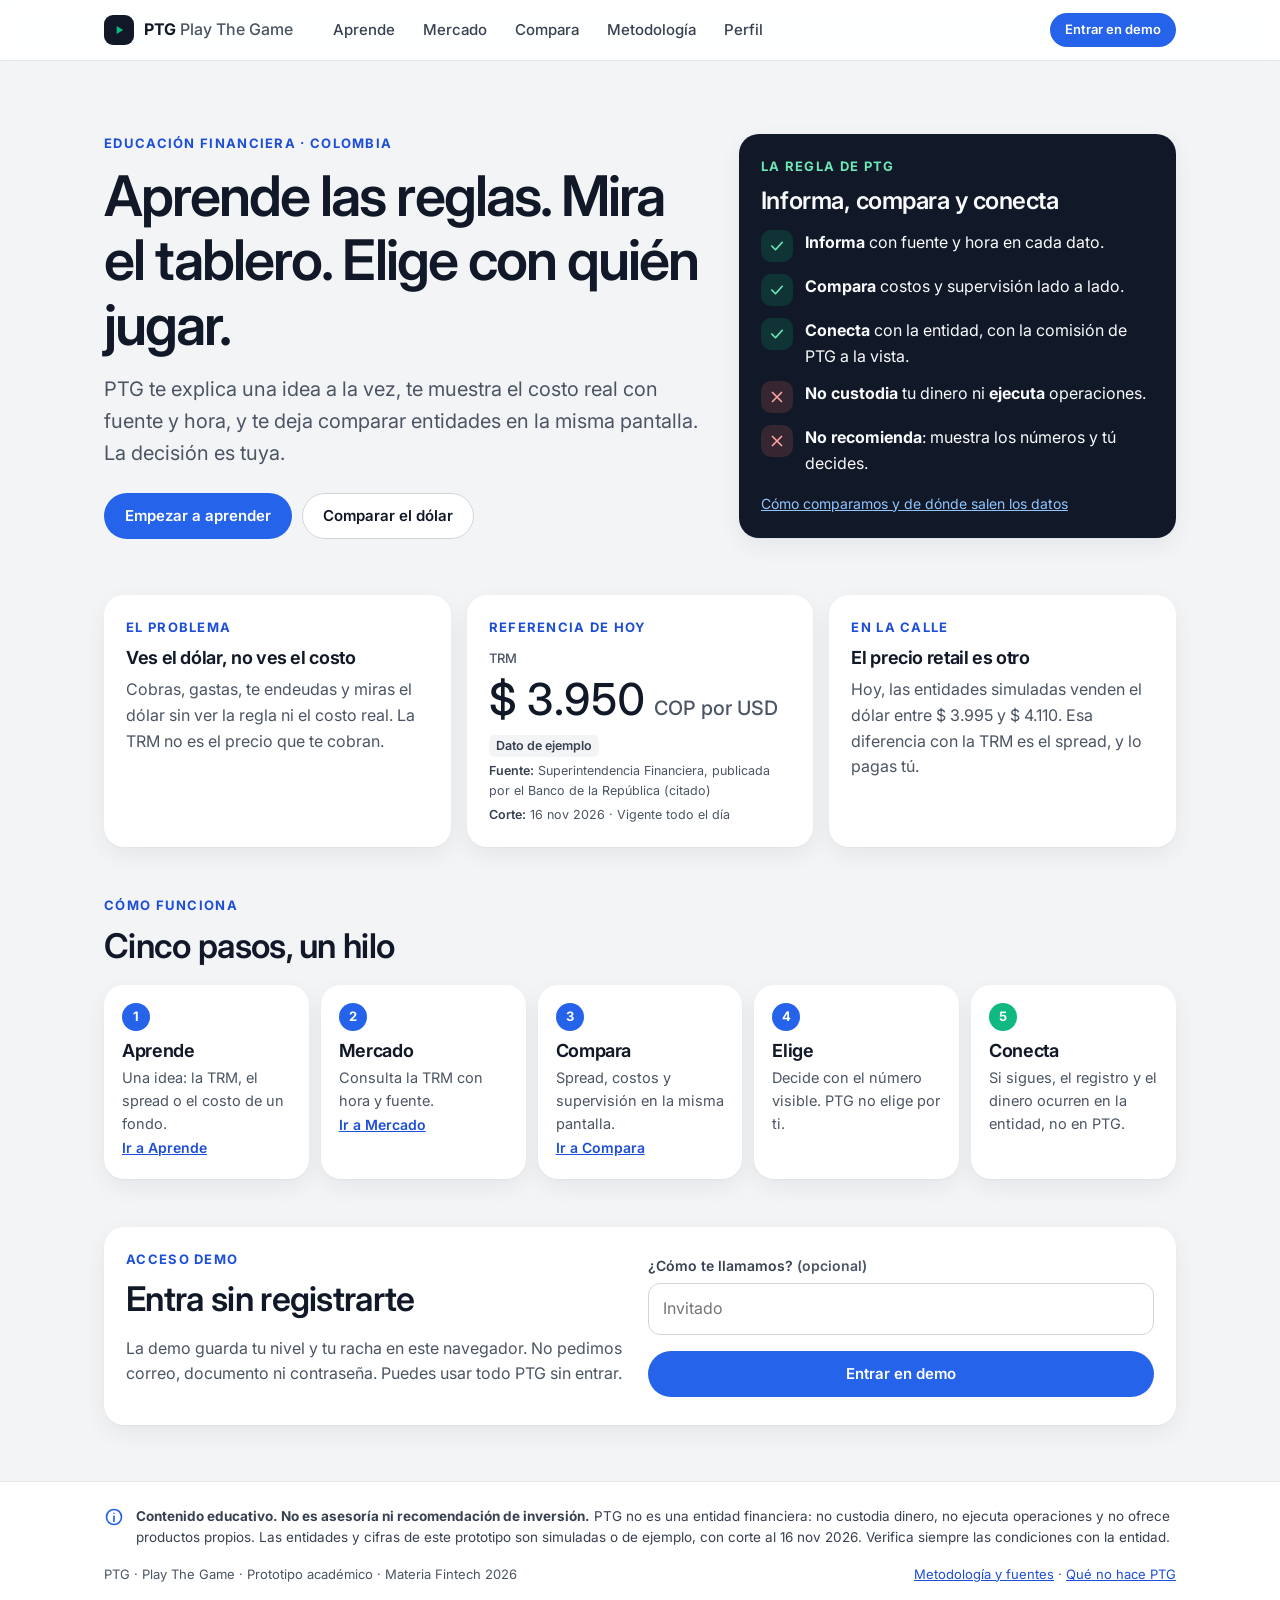
<file: index.html>
<!doctype html>
<html lang="es">
<head>
<meta charset="utf-8">
<meta name="viewport" content="width=device-width, initial-scale=1">
<title>PTG · Play The Game</title>
<meta name="description" content="PTG informa, compara y conecta. Aprende las reglas del dinero, mira el tablero y elige con quién jugar. Prototipo educativo.">
<link rel="icon" href="data:image/svg+xml,%3Csvg xmlns='http://www.w3.org/2000/svg' viewBox='0 0 32 32'%3E%3Crect width='32' height='32' rx='8' fill='%23111827'/%3E%3Cpath d='M12 9l11 7-11 7z' fill='%2310B981'/%3E%3C/svg%3E">
<link rel="preconnect" href="https://fonts.googleapis.com">
<link rel="preconnect" href="https://fonts.gstatic.com" crossorigin>
<link href="https://fonts.googleapis.com/css2?family=Inter:wght@400;500;600;700&display=swap" rel="stylesheet">
<link rel="stylesheet" href="assets/css/styles.css">
</head>
<body data-page="inicio">
<a class="skip-link" href="#main">Saltar al contenido</a>
<header id="site-header"></header>

<main id="main" class="container">
  <!-- Hero -->
  <section class="hero">
    <div class="rise">
      <p class="kicker">Educación financiera · Colombia</p>
      <h1>Aprende las reglas. Mira el tablero. Elige con quién jugar.</h1>
      <p class="lead">PTG te explica una idea a la vez, te muestra el costo real con fuente y hora, y te deja comparar entidades en la misma pantalla. La decisión es tuya.</p>
      <div class="hero-actions">
        <a class="btn btn-primary" href="aprende.html">Empezar a aprender</a>
        <a class="btn btn-ghost" href="compara.html">Comparar el dólar</a>
      </div>
    </div>

    <!-- E6: regla de no custodia -->
    <aside class="card card-dark rise rise-2" id="no-opera" aria-labelledby="no-opera-t">
      <p class="kicker" style="color:#6EE7B7">La regla de PTG</p>
      <h2 id="no-opera-t" style="font-size:24px">Informa, compara y conecta</h2>
      <ul class="rule-list" style="margin-top:16px">
        <li><span class="ico ico-yes"><svg viewBox="0 0 24 24" aria-hidden="true"><path d="M5 12l5 5 9-10"/></svg></span><div><b>Informa</b> con fuente y hora en cada dato.</div></li>
        <li><span class="ico ico-yes"><svg viewBox="0 0 24 24" aria-hidden="true"><path d="M5 12l5 5 9-10"/></svg></span><div><b>Compara</b> costos y supervisión lado a lado.</div></li>
        <li><span class="ico ico-yes"><svg viewBox="0 0 24 24" aria-hidden="true"><path d="M5 12l5 5 9-10"/></svg></span><div><b>Conecta</b> con la entidad, con la comisión de PTG a la vista.</div></li>
        <li><span class="ico ico-no"><svg viewBox="0 0 24 24" aria-hidden="true"><path d="M6 6l12 12M18 6L6 18"/></svg></span><div><b>No custodia</b> tu dinero ni <b>ejecuta</b> operaciones.</div></li>
        <li><span class="ico ico-no"><svg viewBox="0 0 24 24" aria-hidden="true"><path d="M6 6l12 12M18 6L6 18"/></svg></span><div><b>No recomienda</b>: muestra los números y tú decides.</div></li>
      </ul>
      <a href="metodologia.html" class="small" style="color:#93C5FD;display:inline-block;margin-top:16px">Cómo comparamos y de dónde salen los datos</a>
    </aside>
  </section>

  <!-- Problema -->
  <section class="section">
    <div class="grid grid-3">
      <article class="card rise">
        <p class="kicker">El problema</p>
        <h3>Ves el dólar, no ves el costo</h3>
        <p class="muted" style="margin:0">Cobras, gastas, te endeudas y miras el dólar sin ver la regla ni el costo real. La TRM no es el precio que te cobran.</p>
      </article>
      <article class="card rise rise-2" id="trm-snapshot" aria-live="polite">
        <p class="kicker">Referencia de hoy</p>
        <div class="metric-label">TRM</div>
        <div class="metric-value" id="trm-valor">—</div>
        <div id="trm-sello"></div>
      </article>
      <article class="card rise rise-3">
        <p class="kicker">En la calle</p>
        <h3>El precio retail es otro</h3>
        <p class="muted" style="margin:0" id="retail-txt">Las entidades venden por encima de la TRM. Esa diferencia es el spread, y lo pagas tú.</p>
      </article>
    </div>
  </section>

  <!-- Proceso -->
  <section class="section" aria-labelledby="como-t">
    <p class="kicker">Cómo funciona</p>
    <h2 id="como-t">Cinco pasos, un hilo</h2>
    <ol class="steps" style="margin-top:20px">
      <li><h3>Aprende</h3><p>Una idea: la TRM, el spread o el costo de un fondo.</p><a href="aprende.html">Ir a Aprende</a></li>
      <li><h3>Mercado</h3><p>Consulta la TRM con hora y fuente.</p><a href="mercado.html">Ir a Mercado</a></li>
      <li><h3>Compara</h3><p>Spread, costos y supervisión en la misma pantalla.</p><a href="compara.html">Ir a Compara</a></li>
      <li><h3>Elige</h3><p>Decide con el número visible. PTG no elige por ti.</p></li>
      <li><h3>Conecta</h3><p>Si sigues, el registro y el dinero ocurren en la entidad, no en PTG.</p></li>
    </ol>
  </section>

  <!-- E1: acceso demo -->
  <section class="section" id="demo" aria-labelledby="demo-t">
    <div class="card" id="demo-box">
      <div class="grid grid-2" style="align-items:center">
        <div>
          <p class="kicker">Acceso demo</p>
          <h2 id="demo-t">Entra sin registrarte</h2>
          <p class="muted">La demo guarda tu nivel y tu racha en este navegador. No pedimos correo, documento ni contraseña. Puedes usar todo PTG sin entrar.</p>
        </div>
        <div id="demo-form-wrap"></div>
      </div>
    </div>
  </section>
</main>

<footer id="site-footer"></footer>
<script src="assets/js/data.js"></script>
<script src="assets/js/perfil.js"></script>
<script src="assets/js/layout.js"></script>
<script src="assets/js/inicio.js"></script>
</body>
</html>
</file>
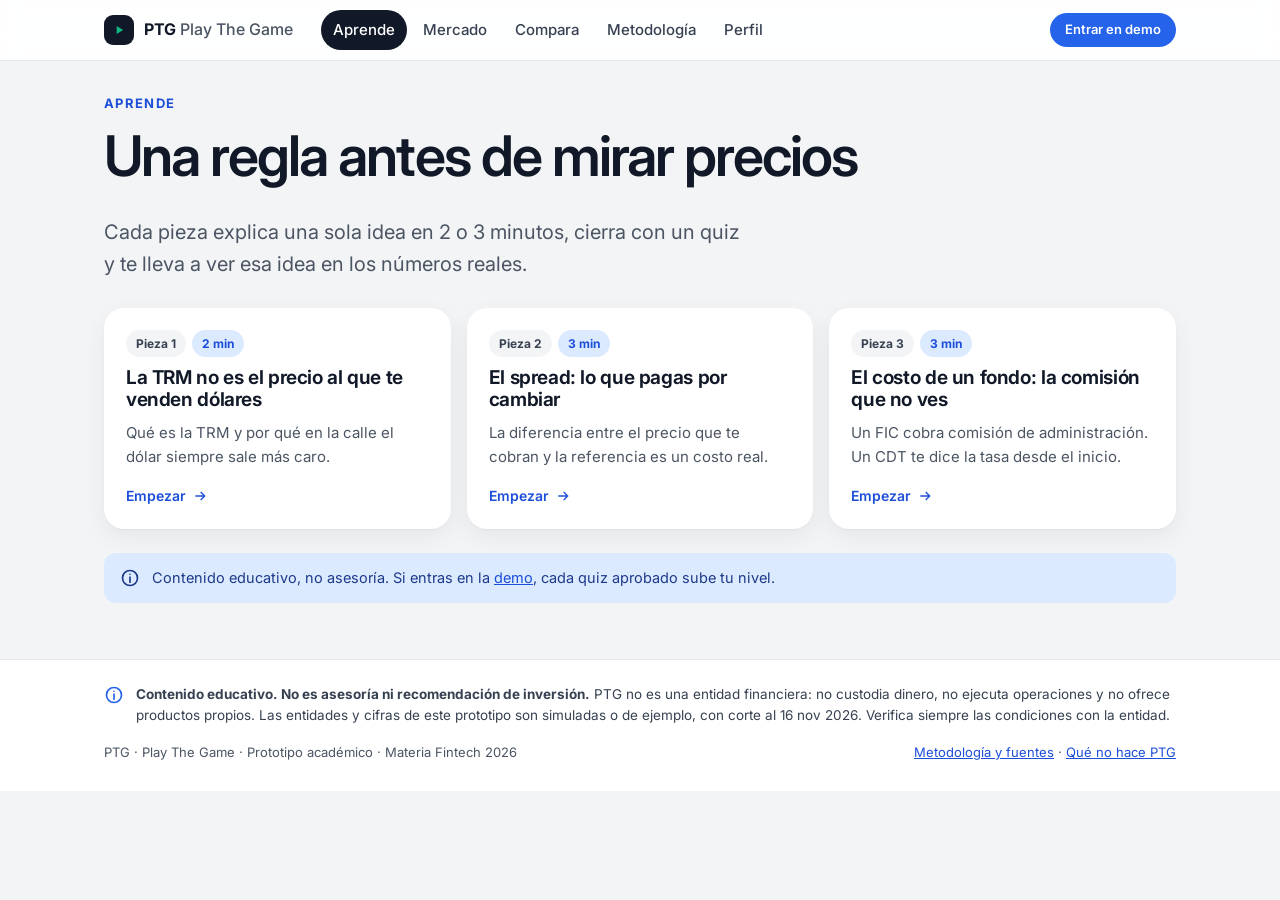
<file: aprende.html>
<!doctype html>
<html lang="es">
<head>
<meta charset="utf-8">
<meta name="viewport" content="width=device-width, initial-scale=1">
<title>Aprende · PTG</title>
<meta name="description" content="Una idea por pieza: la TRM, el spread y el costo de un fondo. Con quiz y sin jerga.">
<link rel="icon" href="data:image/svg+xml,%3Csvg xmlns='http://www.w3.org/2000/svg' viewBox='0 0 32 32'%3E%3Crect width='32' height='32' rx='8' fill='%23111827'/%3E%3Cpath d='M12 9l11 7-11 7z' fill='%2310B981'/%3E%3C/svg%3E">
<link rel="preconnect" href="https://fonts.googleapis.com">
<link rel="preconnect" href="https://fonts.gstatic.com" crossorigin>
<link href="https://fonts.googleapis.com/css2?family=Inter:wght@400;500;600;700&display=swap" rel="stylesheet">
<link rel="stylesheet" href="assets/css/styles.css">
</head>
<body data-page="aprende">
<a class="skip-link" href="#main">Saltar al contenido</a>
<header id="site-header"></header>

<main id="main" class="container">
  <div id="vista"></div>
</main>

<footer id="site-footer"></footer>
<script src="assets/js/data.js"></script>
<script src="assets/js/perfil.js"></script>
<script src="assets/js/layout.js"></script>
<script src="assets/js/aprende.js"></script>
</body>
</html>
</file>
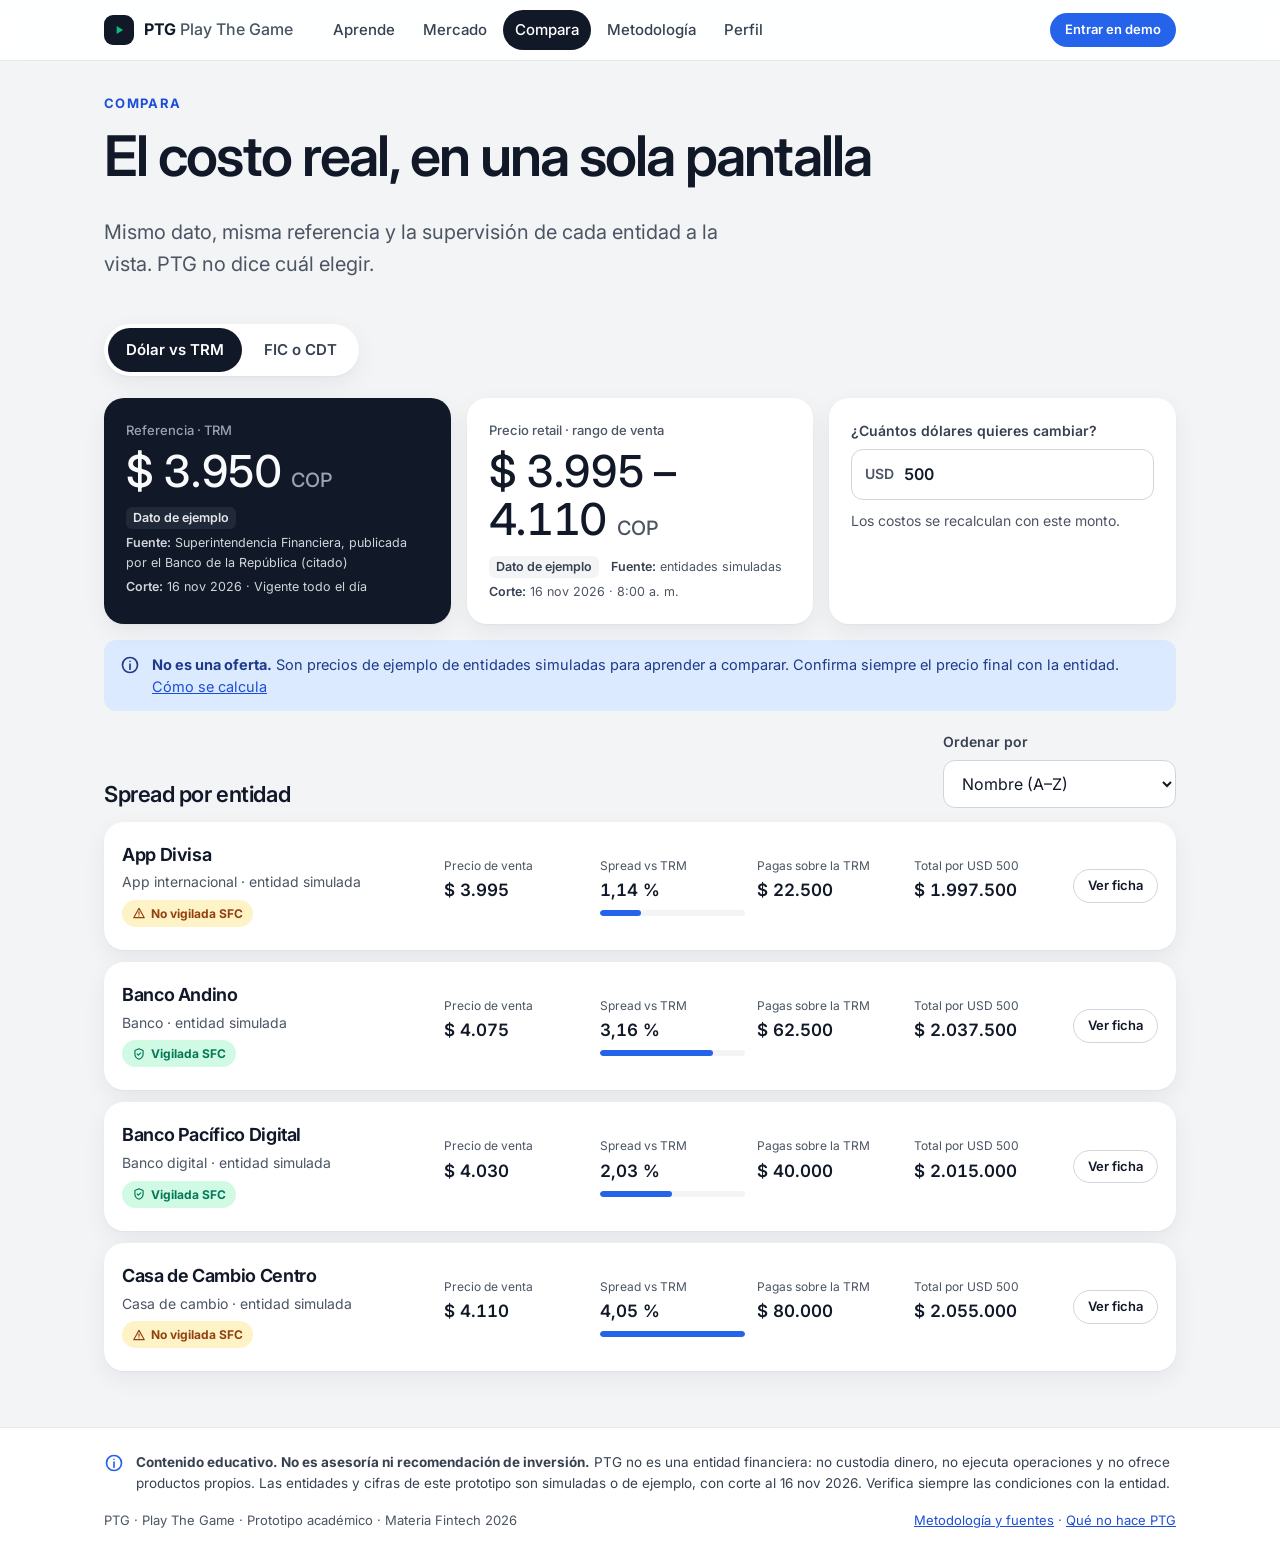
<file: compara.html>
<!doctype html>
<html lang="es">
<head>
<meta charset="utf-8">
<meta name="viewport" content="width=device-width, initial-scale=1">
<title>Compara · PTG</title>
<meta name="description" content="Spread del dólar frente a la TRM, y FIC frente a CDT, con supervisión y costos en la misma pantalla.">
<link rel="icon" href="data:image/svg+xml,%3Csvg xmlns='http://www.w3.org/2000/svg' viewBox='0 0 32 32'%3E%3Crect width='32' height='32' rx='8' fill='%23111827'/%3E%3Cpath d='M12 9l11 7-11 7z' fill='%2310B981'/%3E%3C/svg%3E">
<link rel="preconnect" href="https://fonts.googleapis.com">
<link rel="preconnect" href="https://fonts.gstatic.com" crossorigin>
<link href="https://fonts.googleapis.com/css2?family=Inter:wght@400;500;600;700&display=swap" rel="stylesheet">
<link rel="stylesheet" href="assets/css/styles.css">
</head>
<body data-page="compara">
<a class="skip-link" href="#main">Saltar al contenido</a>
<header id="site-header"></header>

<main id="main" class="container">
  <p class="kicker">Compara</p>
  <h1>El costo real, en una sola pantalla</h1>
  <p class="lead">Mismo dato, misma referencia y la supervisión de cada entidad a la vista. PTG no dice cuál elegir.</p>

  <div class="tabs" role="tablist" aria-label="Qué comparar" style="margin-top:24px">
    <button class="tab" role="tab" id="tab-dolar" aria-controls="panel-dolar" aria-selected="true">Dólar vs TRM</button>
    <button class="tab" role="tab" id="tab-fic" aria-controls="panel-fic" aria-selected="false" tabindex="-1">FIC o CDT</button>
  </div>

  <!-- ===== Dólar ===== -->
  <section class="tab-panel" id="panel-dolar" role="tabpanel" aria-labelledby="tab-dolar">
    <!-- Dos referencias en la misma pantalla -->
    <div class="grid grid-3" style="margin-top:22px">
      <article class="card card-dark">
        <div class="metric-label">Referencia · TRM</div>
        <div class="metric-value" id="d-trm">—</div>
        <div id="d-trm-sello"></div>
      </article>
      <article class="card">
        <div class="metric-label">Precio retail · rango de venta</div>
        <div class="metric-value" id="d-retail">—</div>
        <p class="sello"><span class="sello-ej">Dato de ejemplo</span><span><b>Fuente:</b> entidades simuladas</span><span id="d-retail-corte"></span></p>
      </article>
      <article class="card">
        <div class="field">
          <label for="d-monto">¿Cuántos dólares quieres cambiar?</label>
          <div class="input-money"><span>USD</span><input class="input" id="d-monto" type="number" inputmode="numeric" min="1" max="100000" step="1" value="500"></div>
        </div>
        <p class="muted small" style="margin:10px 0 0">Los costos se recalculan con este monto.</p>
      </article>
    </div>

    <div class="callout callout-info" style="margin-top:16px">
      <svg viewBox="0 0 24 24" aria-hidden="true"><circle cx="12" cy="12" r="9"/><path d="M12 11v6M12 7.5h.01"/></svg>
      <p><b>No es una oferta.</b> Son precios de ejemplo de entidades simuladas para aprender a comparar. Confirma siempre el precio final con la entidad. <a href="metodologia.html#spread">Cómo se calcula</a></p>
    </div>

    <div class="cmp-toolbar">
      <h2 style="margin:0;font-size:22px">Spread por entidad</h2>
      <div class="field" style="min-width:200px">
        <label for="d-orden">Ordenar por</label>
        <select class="select" id="d-orden">
          <option value="nombre">Nombre (A–Z)</option>
          <option value="spread">Spread (menor a mayor)</option>
          <option value="vigilada">Vigiladas primero</option>
        </select>
      </div>
    </div>
    <div class="cmp-list" id="d-lista" aria-live="polite"></div>
  </section>

  <!-- ===== FIC o CDT ===== -->
  <section class="tab-panel" id="panel-fic" role="tabpanel" aria-labelledby="tab-fic" hidden>
    <div class="grid grid-2" style="margin-top:22px;align-items:stretch">
      <article class="card">
        <div class="field">
          <label for="f-monto">¿Cuánto dinero quieres poner?</label>
          <div class="input-money"><span>COP</span><input class="input" id="f-monto" type="number" inputmode="numeric" min="100000" step="100000" value="1000000"></div>
        </div>
        <p class="muted small" style="margin:10px 0 0">Con este monto calculamos cuánto se queda el fondo por comisión en un año.</p>
      </article>
      <article class="card card-dark">
        <h3 style="margin:0 0 6px">La diferencia clave</h3>
        <p style="margin:0">El <b>CDT</b> pacta una tasa desde el inicio. El <b>FIC</b> muestra una rentabilidad histórica que no está garantizada y cobra comisión de administración.</p>
      </article>
    </div>

    <div class="callout callout-info" style="margin-top:16px">
      <svg viewBox="0 0 24 24" aria-hidden="true"><circle cx="12" cy="12" r="9"/><path d="M12 11v6M12 7.5h.01"/></svg>
      <p><b>No es una oferta.</b> Tasas de ejemplo de entidades simuladas. La rentabilidad pasada de un fondo no garantiza la futura. <a href="metodologia.html#fic-cdt">Cómo se compara</a></p>
    </div>

    <div class="cmp-toolbar">
      <h2 style="margin:0;font-size:22px">FIC y CDT lado a lado</h2>
      <p class="sello" id="f-sello" style="margin:0"></p>
    </div>
    <div class="cmp-list" id="f-lista" aria-live="polite"></div>
  </section>
</main>

<footer id="site-footer"></footer>
<script src="assets/js/data.js"></script>
<script src="assets/js/perfil.js"></script>
<script src="assets/js/layout.js"></script>
<script src="assets/js/compara.js"></script>
</body>
</html>
</file>
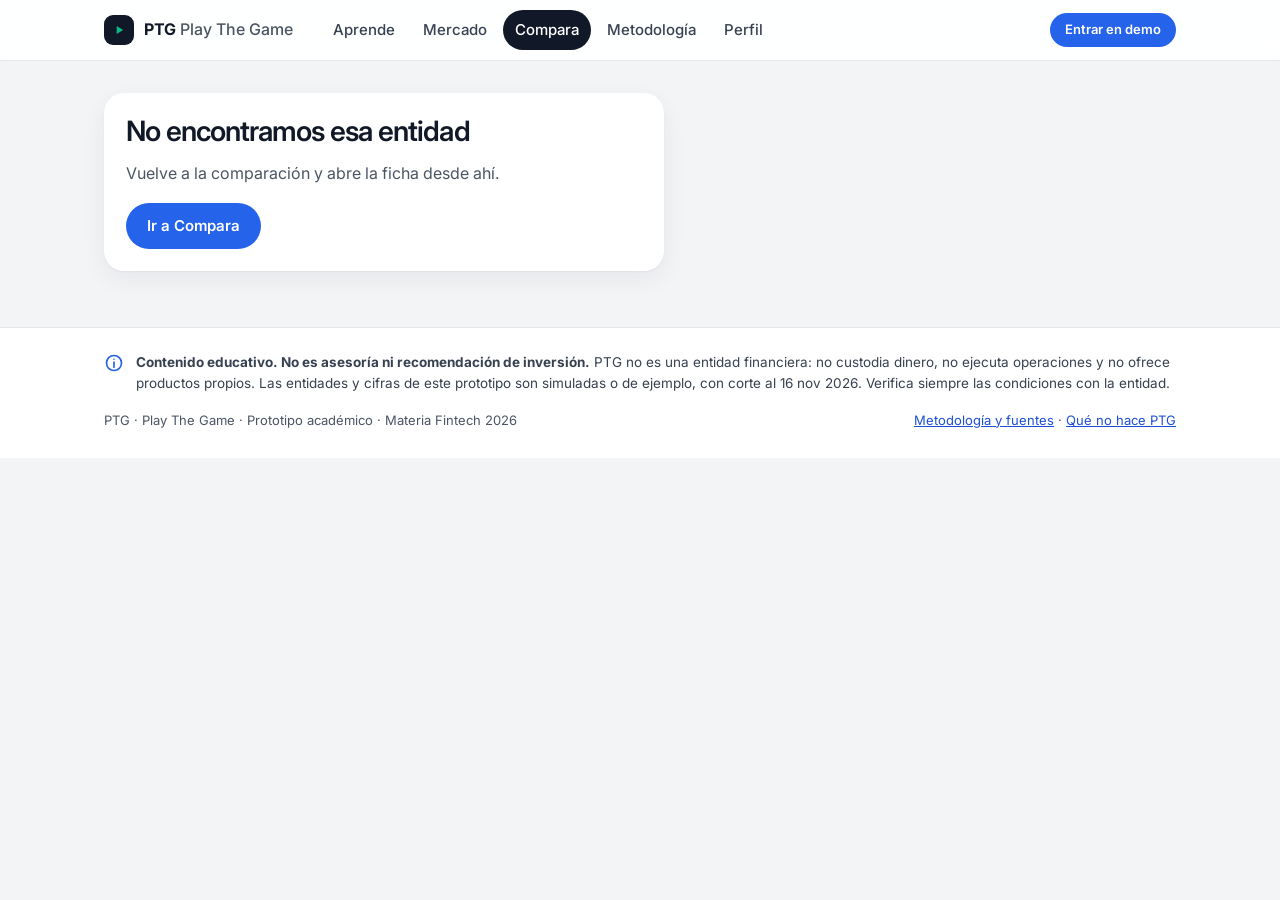
<file: entidad.html>
<!doctype html>
<html lang="es">
<head>
<meta charset="utf-8">
<meta name="viewport" content="width=device-width, initial-scale=1">
<title>Entidad · PTG</title>
<meta name="description" content="Ficha de la entidad: supervisión, qué ofrece y la comisión que recibe PTG.">
<link rel="icon" href="data:image/svg+xml,%3Csvg xmlns='http://www.w3.org/2000/svg' viewBox='0 0 32 32'%3E%3Crect width='32' height='32' rx='8' fill='%23111827'/%3E%3Cpath d='M12 9l11 7-11 7z' fill='%2310B981'/%3E%3C/svg%3E">
<link rel="preconnect" href="https://fonts.googleapis.com">
<link rel="preconnect" href="https://fonts.gstatic.com" crossorigin>
<link href="https://fonts.googleapis.com/css2?family=Inter:wght@400;500;600;700&display=swap" rel="stylesheet">
<link rel="stylesheet" href="assets/css/styles.css">
</head>
<body data-page="compara">
<a class="skip-link" href="#main">Saltar al contenido</a>
<header id="site-header"></header>

<main id="main" class="container">
  <div id="ficha"></div>
</main>

<dialog id="salida" aria-labelledby="salida-t">
  <div class="dialog-body">
    <span class="chip chip-warn">Simulación</span>
    <h2 id="salida-t" style="margin-top:12px">Aquí saldrías de PTG</h2>
    <p>En la versión real, este botón te llevaría al sitio de <b id="salida-nombre"></b>. Allí la entidad te pide sus datos de registro (KYC) y recibe tu dinero.</p>
    <p class="muted small">PTG no recibe tu dinero, no ve tu cuenta y no ejecuta la operación. Este prototipo no te envía a ningún sitio.</p>
    <form method="dialog"><button class="btn btn-dark btn-block" value="cerrar">Entendido</button></form>
  </div>
</dialog>

<footer id="site-footer"></footer>
<script src="assets/js/data.js"></script>
<script src="assets/js/perfil.js"></script>
<script src="assets/js/layout.js"></script>
<script src="assets/js/entidad.js"></script>
</body>
</html>
</file>
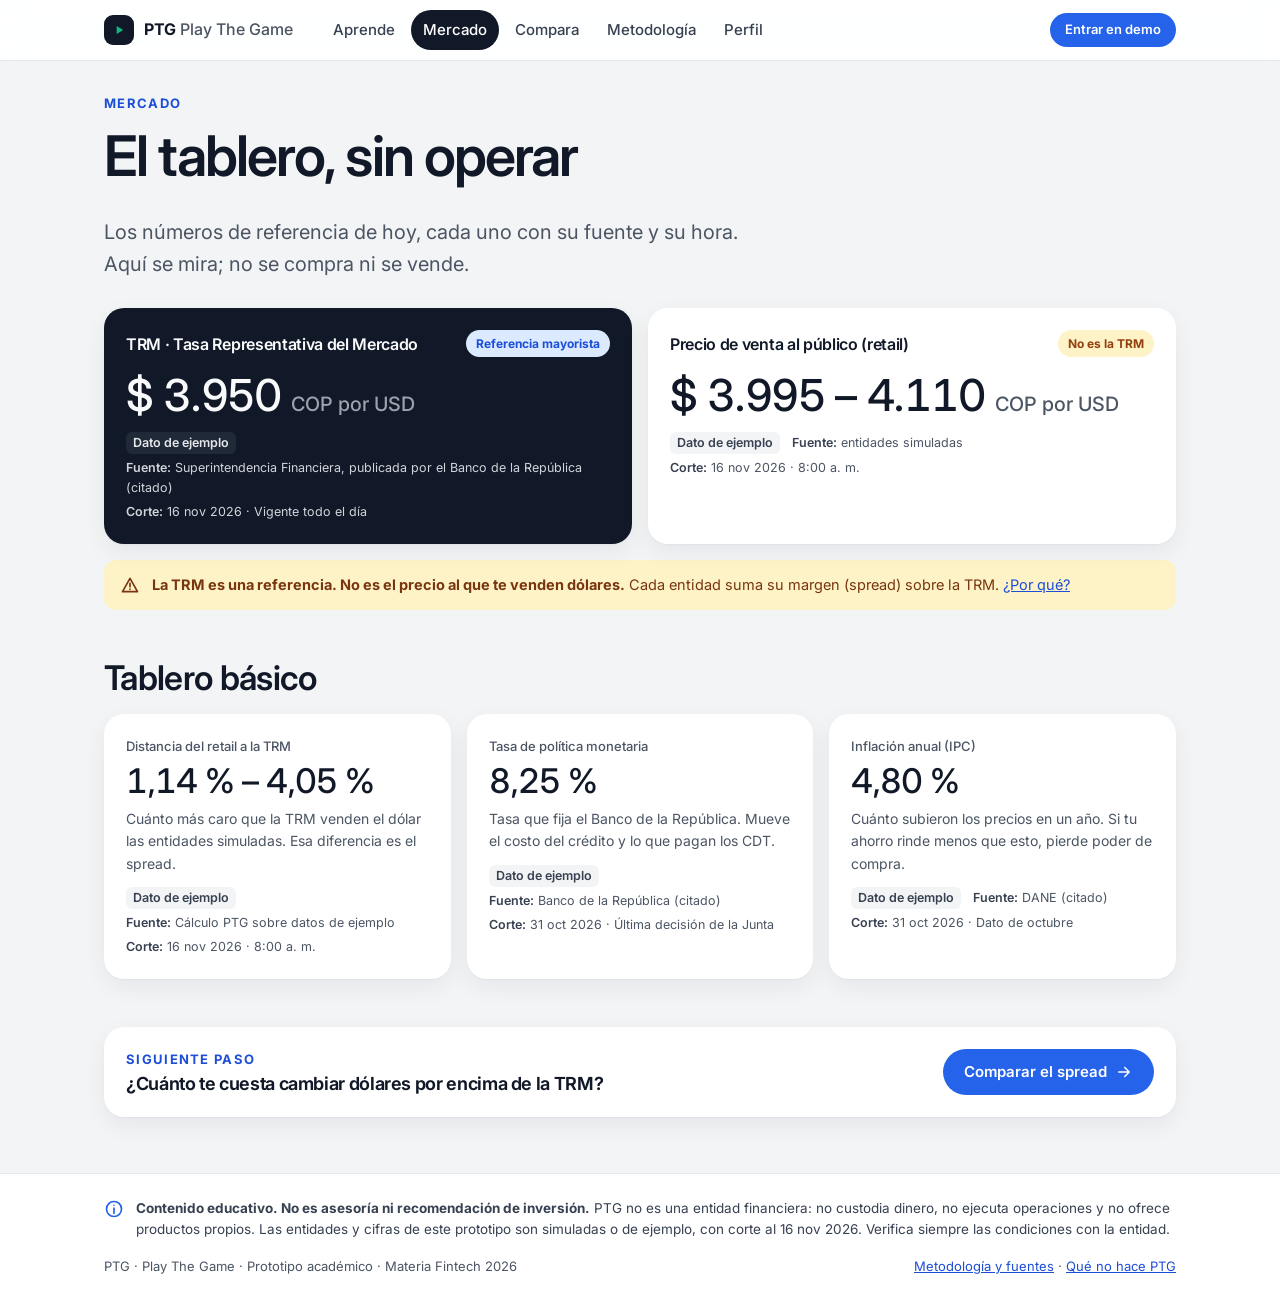
<file: mercado.html>
<!doctype html>
<html lang="es">
<head>
<meta charset="utf-8">
<meta name="viewport" content="width=device-width, initial-scale=1">
<title>Mercado · PTG</title>
<meta name="description" content="La TRM con hora y fuente, y un tablero básico de indicadores. Sin operar.">
<link rel="icon" href="data:image/svg+xml,%3Csvg xmlns='http://www.w3.org/2000/svg' viewBox='0 0 32 32'%3E%3Crect width='32' height='32' rx='8' fill='%23111827'/%3E%3Cpath d='M12 9l11 7-11 7z' fill='%2310B981'/%3E%3C/svg%3E">
<link rel="preconnect" href="https://fonts.googleapis.com">
<link rel="preconnect" href="https://fonts.gstatic.com" crossorigin>
<link href="https://fonts.googleapis.com/css2?family=Inter:wght@400;500;600;700&display=swap" rel="stylesheet">
<link rel="stylesheet" href="assets/css/styles.css">
</head>
<body data-page="mercado">
<a class="skip-link" href="#main">Saltar al contenido</a>
<header id="site-header"></header>

<main id="main" class="container">
  <p class="kicker">Mercado</p>
  <h1>El tablero, sin operar</h1>
  <p class="lead">Los números de referencia de hoy, cada uno con su fuente y su hora. Aquí se mira; no se compra ni se vende.</p>

  <section class="grid grid-2" style="margin-top:28px;align-items:stretch">
    <!-- TRM con hora y fuente -->
    <article class="card card-dark rise" aria-labelledby="trm-t">
      <div style="display:flex;flex-wrap:wrap;gap:8px;justify-content:space-between;align-items:center">
        <h2 id="trm-t" style="font-size:16px;margin:0;font-weight:600">TRM · Tasa Representativa del Mercado</h2>
        <span class="chip chip-info">Referencia mayorista</span>
      </div>
      <div class="metric-value" id="trm-valor" style="margin-top:14px">—</div>
      <div id="trm-sello"></div>
    </article>

    <!-- Marca TRM distinta del retail -->
    <article class="card rise rise-2" aria-labelledby="retail-t">
      <div style="display:flex;flex-wrap:wrap;gap:8px;justify-content:space-between;align-items:center">
        <h2 id="retail-t" style="font-size:16px;margin:0;font-weight:600">Precio de venta al público (retail)</h2>
        <span class="chip chip-warn">No es la TRM</span>
      </div>
      <div class="metric-value" id="retail-valor" style="margin-top:14px">—</div>
      <p class="sello"><span class="sello-ej">Dato de ejemplo</span><span><b>Fuente:</b> entidades simuladas</span><span id="retail-corte"></span></p>
    </article>
  </section>

  <div class="callout callout-warn" style="margin-top:16px">
    <svg viewBox="0 0 24 24" aria-hidden="true"><path d="M12 4l9 16H3z"/><path d="M12 10v4M12 17h.01"/></svg>
    <p><b>La TRM es una referencia. No es el precio al que te venden dólares.</b> Cada entidad suma su margen (spread) sobre la TRM. <a href="aprende.html?p=trm">¿Por qué?</a></p>
  </div>

  <!-- Tablero básico -->
  <section class="section" aria-labelledby="tablero-t">
    <h2 id="tablero-t">Tablero básico</h2>
    <div class="grid grid-3" id="tablero"></div>
  </section>

  <section class="section">
    <div class="card" style="display:flex;flex-wrap:wrap;gap:16px;align-items:center;justify-content:space-between">
      <div>
        <p class="kicker" style="margin:0">Siguiente paso</p>
        <h3 style="margin:4px 0 0">¿Cuánto te cuesta cambiar dólares por encima de la TRM?</h3>
      </div>
      <a class="btn btn-primary" href="compara.html?tab=dolar">Comparar el spread
        <svg viewBox="0 0 24 24" aria-hidden="true"><path d="M5 12h14M13 6l6 6-6 6"/></svg></a>
    </div>
  </section>
</main>

<footer id="site-footer"></footer>
<script src="assets/js/data.js"></script>
<script src="assets/js/perfil.js"></script>
<script src="assets/js/layout.js"></script>
<script src="assets/js/mercado.js"></script>
</body>
</html>
</file>
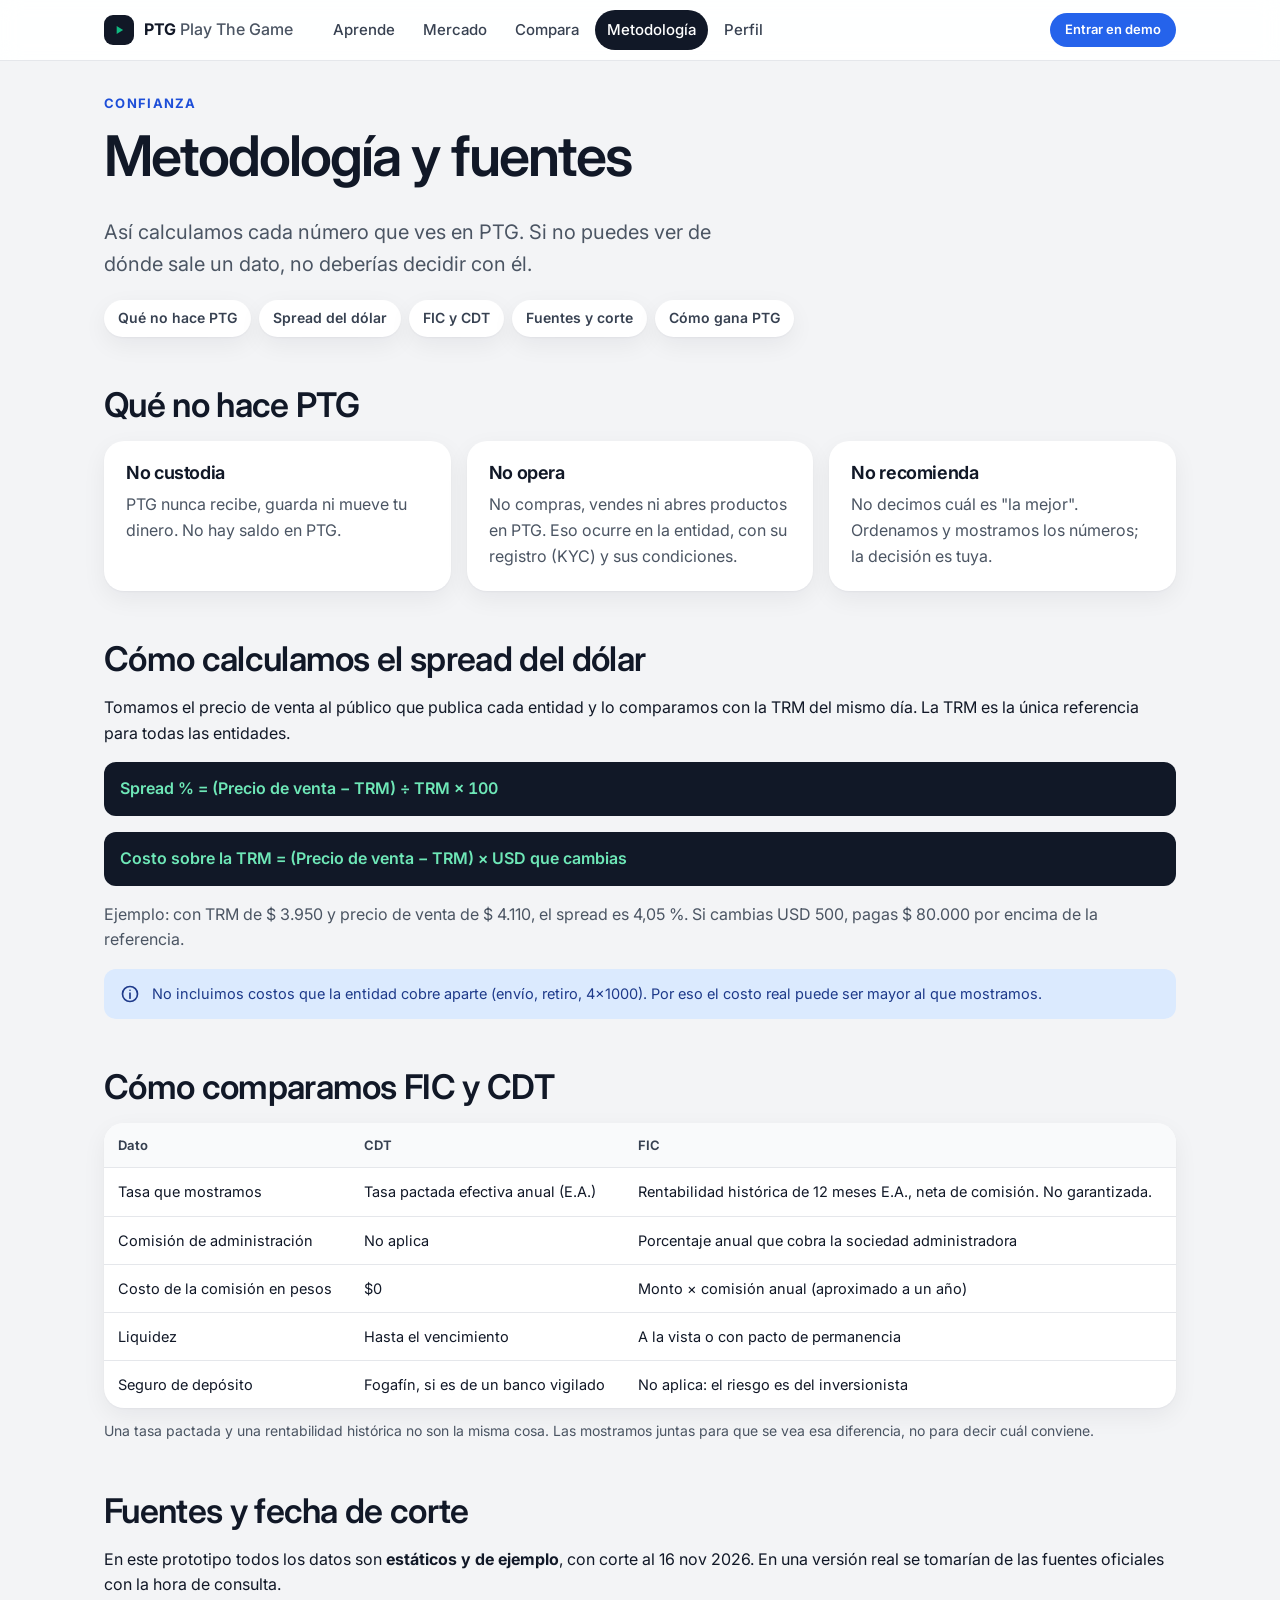
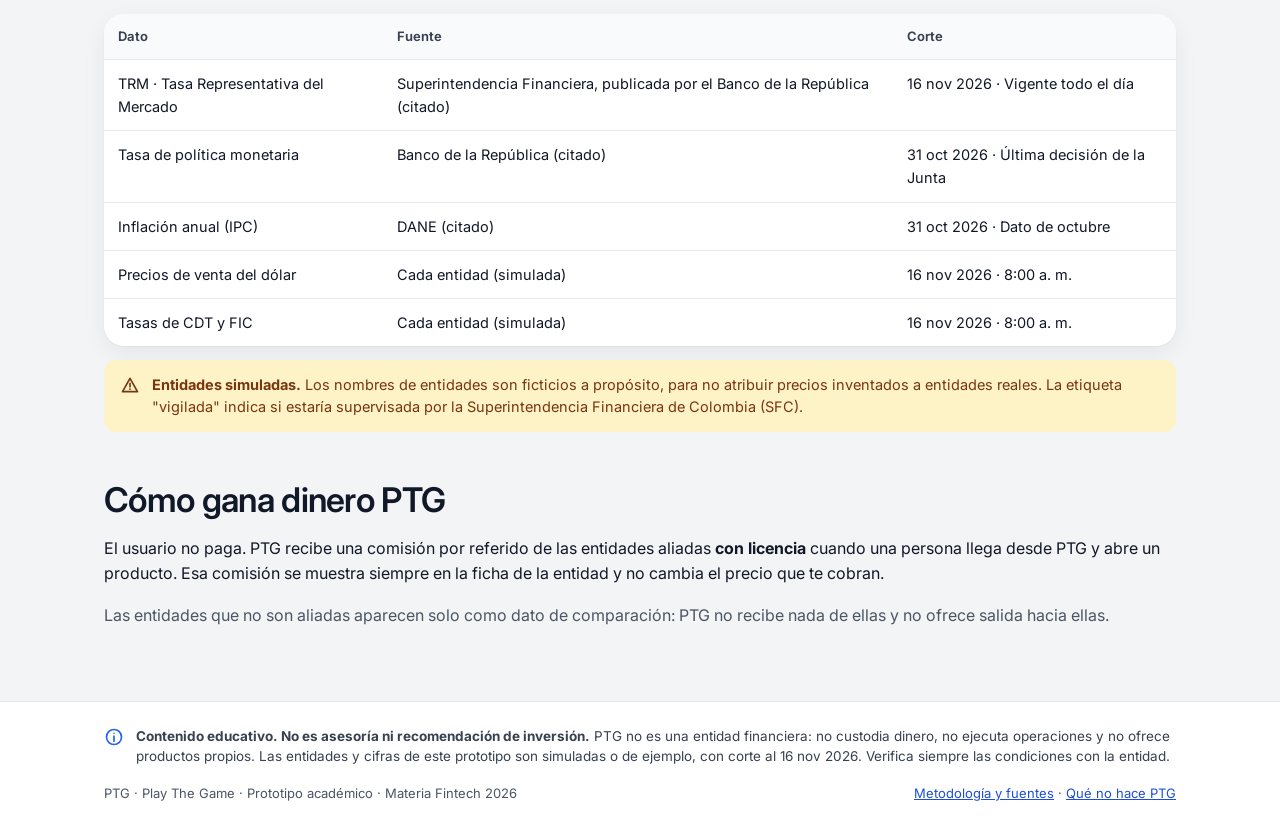
<file: metodologia.html>
<!doctype html>
<html lang="es">
<head>
<meta charset="utf-8">
<meta name="viewport" content="width=device-width, initial-scale=1">
<title>Metodología · PTG</title>
<meta name="description" content="Cómo calcula PTG el spread, cómo compara FIC y CDT, de dónde salen los datos y qué no hace PTG.">
<link rel="icon" href="data:image/svg+xml,%3Csvg xmlns='http://www.w3.org/2000/svg' viewBox='0 0 32 32'%3E%3Crect width='32' height='32' rx='8' fill='%23111827'/%3E%3Cpath d='M12 9l11 7-11 7z' fill='%2310B981'/%3E%3C/svg%3E">
<link rel="preconnect" href="https://fonts.googleapis.com">
<link rel="preconnect" href="https://fonts.gstatic.com" crossorigin>
<link href="https://fonts.googleapis.com/css2?family=Inter:wght@400;500;600;700&display=swap" rel="stylesheet">
<link rel="stylesheet" href="assets/css/styles.css">
</head>
<body data-page="metodologia">
<a class="skip-link" href="#main">Saltar al contenido</a>
<header id="site-header"></header>

<main id="main" class="container">
  <p class="kicker">Confianza</p>
  <h1>Metodología y fuentes</h1>
  <p class="lead">Así calculamos cada número que ves en PTG. Si no puedes ver de dónde sale un dato, no deberías decidir con él.</p>

  <nav class="toc" aria-label="En esta página" style="margin-top:20px">
    <a href="#no-opera">Qué no hace PTG</a>
    <a href="#spread">Spread del dólar</a>
    <a href="#fic-cdt">FIC y CDT</a>
    <a href="#fuentes">Fuentes y corte</a>
    <a href="#modelo">Cómo gana PTG</a>
  </nav>

  <section class="section" id="no-opera">
    <h2>Qué no hace PTG</h2>
    <div class="grid grid-3">
      <div class="card"><h3>No custodia</h3><p class="muted" style="margin:0">PTG nunca recibe, guarda ni mueve tu dinero. No hay saldo en PTG.</p></div>
      <div class="card"><h3>No opera</h3><p class="muted" style="margin:0">No compras, vendes ni abres productos en PTG. Eso ocurre en la entidad, con su registro (KYC) y sus condiciones.</p></div>
      <div class="card"><h3>No recomienda</h3><p class="muted" style="margin:0">No decimos cuál es "la mejor". Ordenamos y mostramos los números; la decisión es tuya.</p></div>
    </div>
  </section>

  <section class="section" id="spread">
    <h2>Cómo calculamos el spread del dólar</h2>
    <p>Tomamos el precio de venta al público que publica cada entidad y lo comparamos con la TRM del mismo día. La TRM es la única referencia para todas las entidades.</p>
    <p class="formula">Spread % = (Precio de venta − TRM) ÷ TRM × 100</p>
    <p class="formula" style="margin-top:8px">Costo sobre la TRM = (Precio de venta − TRM) × USD que cambias</p>
    <p class="muted" style="margin-top:14px" id="ejemplo-spread"></p>
    <div class="callout callout-info" style="margin-top:12px">
      <svg viewBox="0 0 24 24" aria-hidden="true"><circle cx="12" cy="12" r="9"/><path d="M12 11v6M12 7.5h.01"/></svg>
      <p>No incluimos costos que la entidad cobre aparte (envío, retiro, 4×1000). Por eso el costo real puede ser mayor al que mostramos.</p>
    </div>
  </section>

  <section class="section" id="fic-cdt">
    <h2>Cómo comparamos FIC y CDT</h2>
    <div class="table-wrap">
      <table>
        <thead><tr><th>Dato</th><th>CDT</th><th>FIC</th></tr></thead>
        <tbody>
          <tr><td>Tasa que mostramos</td><td>Tasa pactada efectiva anual (E.A.)</td><td>Rentabilidad histórica de 12 meses E.A., neta de comisión. No garantizada.</td></tr>
          <tr><td>Comisión de administración</td><td>No aplica</td><td>Porcentaje anual que cobra la sociedad administradora</td></tr>
          <tr><td>Costo de la comisión en pesos</td><td>$0</td><td>Monto × comisión anual (aproximado a un año)</td></tr>
          <tr><td>Liquidez</td><td>Hasta el vencimiento</td><td>A la vista o con pacto de permanencia</td></tr>
          <tr><td>Seguro de depósito</td><td>Fogafín, si es de un banco vigilado</td><td>No aplica: el riesgo es del inversionista</td></tr>
        </tbody>
      </table>
    </div>
    <p class="muted small" style="margin-top:12px">Una tasa pactada y una rentabilidad histórica no son la misma cosa. Las mostramos juntas para que se vea esa diferencia, no para decir cuál conviene.</p>
  </section>

  <section class="section" id="fuentes">
    <h2>Fuentes y fecha de corte</h2>
    <p>En este prototipo todos los datos son <b>estáticos y de ejemplo</b>, con corte al <span id="corte"></span>. En una versión real se tomarían de las fuentes oficiales con la hora de consulta.</p>
    <div class="table-wrap">
      <table>
        <thead><tr><th>Dato</th><th>Fuente</th><th>Corte</th></tr></thead>
        <tbody id="tabla-fuentes"></tbody>
      </table>
    </div>
    <div class="callout callout-warn" style="margin-top:14px">
      <svg viewBox="0 0 24 24" aria-hidden="true"><path d="M12 4l9 16H3z"/><path d="M12 10v4M12 17h.01"/></svg>
      <p><b>Entidades simuladas.</b> Los nombres de entidades son ficticios a propósito, para no atribuir precios inventados a entidades reales. La etiqueta "vigilada" indica si estaría supervisada por la Superintendencia Financiera de Colombia (SFC).</p>
    </div>
  </section>

  <section class="section" id="modelo">
    <h2>Cómo gana dinero PTG</h2>
    <p>El usuario no paga. PTG recibe una comisión por referido de las entidades aliadas <b>con licencia</b> cuando una persona llega desde PTG y abre un producto. Esa comisión se muestra siempre en la ficha de la entidad y no cambia el precio que te cobran.</p>
    <p class="muted">Las entidades que no son aliadas aparecen solo como dato de comparación: PTG no recibe nada de ellas y no ofrece salida hacia ellas.</p>
  </section>
</main>

<footer id="site-footer"></footer>
<script src="assets/js/data.js"></script>
<script src="assets/js/perfil.js"></script>
<script src="assets/js/layout.js"></script>
<script>
(function () {
  var D = window.PTG_DATA, PTG = window.PTG;
  document.getElementById('corte').textContent = PTG.fecha(D.corte.fecha);

  var casa = PTG.entidad('casa-centro');
  var dif = casa.venta - D.trm.valor;
  document.getElementById('ejemplo-spread').textContent =
    'Ejemplo: con TRM de ' + PTG.cop(D.trm.valor) + ' y precio de venta de ' + PTG.cop(casa.venta) +
    ', el spread es ' + PTG.pct(PTG.spread(casa.venta)) + '. Si cambias USD 500, pagas ' +
    PTG.cop(dif * 500) + ' por encima de la referencia.';

  var filas = [[D.trm.nombre, D.trm.fuente, D.trm]];
  D.indicadores.forEach(function (i) { filas.push([i.nombre, i.fuente, i]); });
  filas.push(['Precios de venta del dólar', 'Cada entidad (simulada)', { fecha: D.corte.fecha, hora: D.corte.hora }]);
  filas.push(['Tasas de CDT y FIC', 'Cada entidad (simulada)', { fecha: D.corte.fecha, hora: D.corte.hora }]);
  document.getElementById('tabla-fuentes').innerHTML = filas.map(function (f) {
    return '<tr><td>' + PTG.esc(f[0]) + '</td><td>' + PTG.esc(f[1]) + '</td><td>' +
      PTG.fecha(f[2].fecha) + (f[2].hora ? ' · ' + PTG.esc(f[2].hora) : '') + '</td></tr>';
  }).join('');
})();
</script>
</body>
</html>
</file>
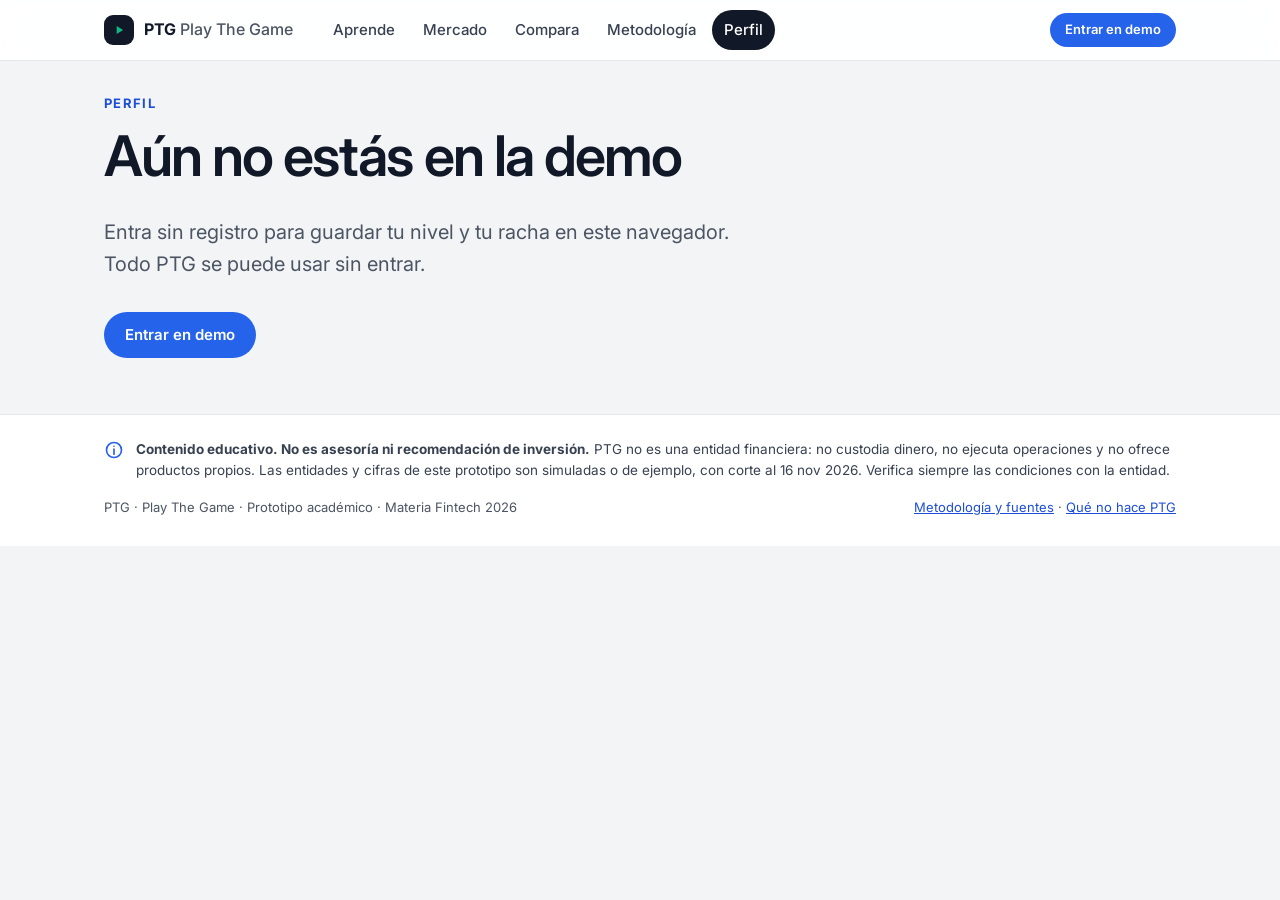
<file: perfil.html>
<!doctype html>
<html lang="es">
<head>
<meta charset="utf-8">
<meta name="viewport" content="width=device-width, initial-scale=1">
<title>Perfil · PTG</title>
<meta name="description" content="Tu nivel, tu racha y las piezas que ya aprobaste en la demo de PTG.">
<link rel="icon" href="data:image/svg+xml,%3Csvg xmlns='http://www.w3.org/2000/svg' viewBox='0 0 32 32'%3E%3Crect width='32' height='32' rx='8' fill='%23111827'/%3E%3Cpath d='M12 9l11 7-11 7z' fill='%2310B981'/%3E%3C/svg%3E">
<link rel="preconnect" href="https://fonts.googleapis.com">
<link rel="preconnect" href="https://fonts.gstatic.com" crossorigin>
<link href="https://fonts.googleapis.com/css2?family=Inter:wght@400;500;600;700&display=swap" rel="stylesheet">
<link rel="stylesheet" href="assets/css/styles.css">
</head>
<body data-page="perfil">
<a class="skip-link" href="#main">Saltar al contenido</a>
<header id="site-header"></header>

<main id="main" class="container">
  <div id="perfil"></div>
</main>

<footer id="site-footer"></footer>
<script src="assets/js/data.js"></script>
<script src="assets/js/perfil.js"></script>
<script src="assets/js/layout.js"></script>
<script src="assets/js/pagina-perfil.js"></script>
</body>
</html>
</file>
<file: assets/css/styles.css>
/* =========================================================
   PTG · Sistema de diseño
   Regla del brief: gris domina, azul guía la acción,
   verde celebra el logro. Ámbar solo para "no vigilada".
   ========================================================= */
:root {
  --bg: #F3F4F6;
  --surface: #FFFFFF;
  --ink: #111827;
  --ink-2: #374151;
  --muted: #4B5563;
  --line: #E5E7EB;
  --line-2: #D1D5DB;

  --blue: #2563EB;
  --blue-ink: #1D4ED8;
  --blue-soft: #DBEAFE;
  --green: #10B981;
  --green-ink: #047857;
  --green-soft: #D1FAE5;
  --amber-ink: #92400E;
  --amber-soft: #FEF3C7;
  --red-ink: #B91C1C;
  --red-soft: #FEE2E2;

  --radius: 20px;
  --radius-sm: 12px;
  --shadow: 0 1px 2px rgba(17, 24, 39, .04), 0 8px 24px rgba(17, 24, 39, .06);
  --shadow-lg: 0 24px 60px rgba(17, 24, 39, .18);
  --font: 'Inter', system-ui, -apple-system, 'Segoe UI', Roboto, sans-serif;
  --nav-h: 64px;
}

*, *::before, *::after { box-sizing: border-box; }
html { -webkit-text-size-adjust: 100%; scroll-behavior: smooth; }
body {
  margin: 0;
  background: var(--bg);
  color: var(--ink);
  font-family: var(--font);
  font-size: 16px;
  line-height: 1.6;
  -webkit-font-smoothing: antialiased;
  padding-bottom: calc(var(--nav-h) + env(safe-area-inset-bottom));
}
img, svg { display: block; max-width: 100%; }
a { color: var(--blue-ink); }
h1, h2, h3 { line-height: 1.15; letter-spacing: -.02em; margin: 0 0 .5em; }
h1 { font-size: clamp(32px, 6vw, 56px); font-weight: 600; letter-spacing: -.035em; }
h2 { font-size: clamp(24px, 3.4vw, 34px); font-weight: 600; }
h3 { font-size: 18px; font-weight: 650; }
p { margin: 0 0 1em; }
:focus-visible { outline: 3px solid var(--blue); outline-offset: 2px; border-radius: 6px; }

.container { width: 100%; max-width: 1120px; margin: 0 auto; padding: 0 16px; }
@media (min-width: 720px) { .container { padding: 0 24px; } }
main.container { padding-top: 32px; padding-bottom: 56px; }
.section { margin-top: 48px; }
.kicker {
  font-size: 13px; font-weight: 700; letter-spacing: .1em; text-transform: uppercase;
  color: var(--blue-ink); margin: 0 0 10px;
}
.lead { font-size: clamp(17px, 2vw, 20px); color: var(--muted); max-width: 640px; }
.muted { color: var(--muted); }
.small { font-size: 14px; }
.num { font-variant-numeric: tabular-nums; font-weight: 500; }
.skip-link {
  position: absolute; left: -999px; top: 8px; background: var(--ink); color: #fff;
  padding: 10px 14px; border-radius: 8px; z-index: 100;
}
.skip-link:focus { left: 8px; }

/* ---------- Header ---------- */
.site-header {
  position: sticky; top: 0; z-index: 30;
  background: rgba(255, 255, 255, .92);
  backdrop-filter: saturate(1.4) blur(10px);
  border-bottom: 1px solid var(--line);
}
.header-in { display: flex; align-items: center; gap: 16px; min-height: 60px; }
.brand { display: flex; align-items: center; gap: 10px; font-weight: 700; color: var(--ink); text-decoration: none; white-space: nowrap; }
.brand-mark { width: 30px; height: 30px; border-radius: 9px; background: var(--ink); display: inline-flex; align-items: center; justify-content: center; }
.brand-mark svg { width: 14px; height: 14px; fill: var(--green); }
.brand-sub { font-weight: 500; color: var(--muted); }
.top-nav { display: none; gap: 4px; margin-left: 12px; }
.top-nav a { color: var(--ink-2); text-decoration: none; font-size: 15px; font-weight: 500; padding: 8px 12px; border-radius: 99px; }
.top-nav a:hover { background: var(--bg); }
.top-nav a[aria-current="page"] { background: var(--ink); color: #fff; }
.header-perfil { margin-left: auto; }
.perfil-chip {
  display: inline-flex; align-items: center; gap: 8px; text-decoration: none;
  background: var(--green-soft); color: var(--green-ink); border-radius: 99px; padding: 6px 12px;
  font-size: 13px; font-weight: 700;
}
.perfil-racha { display: inline-flex; align-items: center; gap: 3px; }
.perfil-racha svg { width: 15px; height: 15px; fill: none; stroke: currentColor; stroke-width: 2; }
@media (min-width: 860px) {
  .top-nav { display: flex; }
  .bottom-nav { display: none !important; }
  body { padding-bottom: 0; }
}

/* ---------- Navegación inferior (móvil) ---------- */
.bottom-nav {
  position: fixed; left: 0; right: 0; bottom: 0; z-index: 30;
  height: calc(var(--nav-h) + env(safe-area-inset-bottom));
  padding-bottom: env(safe-area-inset-bottom);
  background: var(--ink); display: flex; justify-content: space-around; align-items: stretch;
}
.bottom-nav a {
  flex: 1; display: flex; flex-direction: column; align-items: center; justify-content: center; gap: 3px;
  color: #9CA3AF; text-decoration: none; font-size: 11px; font-weight: 600;
}
.bottom-nav a svg { width: 22px; height: 22px; fill: none; stroke: currentColor; stroke-width: 1.8; stroke-linecap: round; stroke-linejoin: round; }
.bottom-nav a[aria-current="page"] { color: #fff; }
.bottom-nav a[aria-current="page"] svg { stroke: var(--green); }

/* ---------- Botones ---------- */
.btn {
  display: inline-flex; align-items: center; justify-content: center; gap: 8px;
  font: inherit; font-size: 15px; font-weight: 600; line-height: 1.2;
  padding: 13px 20px; border-radius: 99px; border: 1px solid transparent;
  cursor: pointer; text-decoration: none; transition: background .2s, transform .2s;
}
.btn svg { width: 18px; height: 18px; fill: none; stroke: currentColor; stroke-width: 2; stroke-linecap: round; stroke-linejoin: round; }
.btn:active { transform: scale(.98); }
.btn-primary { background: var(--blue); color: #fff; }
.btn-primary:hover { background: var(--blue-ink); }
.btn-dark { background: var(--ink); color: #fff; }
.btn-dark:hover { background: #1F2937; }
.btn-ghost { background: var(--surface); color: var(--ink); border-color: var(--line-2); }
.btn-ghost:hover { background: var(--bg); }
.btn-sm { padding: 8px 14px; font-size: 13px; }
.btn-block { width: 100%; }
.btn[disabled] { background: var(--line); color: var(--muted); cursor: not-allowed; }

/* ---------- Tarjetas y grillas ---------- */
.card { background: var(--surface); border-radius: var(--radius); padding: 22px; box-shadow: var(--shadow); }
.card-dark { background: var(--ink); color: #F9FAFB; }
.card-dark .muted, .card-dark p { color: #D1D5DB; }
.grid { display: grid; gap: 16px; }
@media (min-width: 720px) {
  .grid-2 { grid-template-columns: repeat(2, minmax(0, 1fr)); }
  .grid-3 { grid-template-columns: repeat(3, minmax(0, 1fr)); }
}
.stack > * + * { margin-top: 16px; }

/* ---------- Chips, sello y avisos ---------- */
.chip {
  display: inline-flex; align-items: center; gap: 5px; white-space: nowrap;
  font-size: 12px; font-weight: 700; padding: 4px 10px; border-radius: 99px;
}
.chip svg { width: 14px; height: 14px; fill: none; stroke: currentColor; stroke-width: 2; stroke-linecap: round; stroke-linejoin: round; }
.chip-ok { background: var(--green-soft); color: var(--green-ink); }
.chip-warn { background: var(--amber-soft); color: var(--amber-ink); }
.chip-info { background: var(--blue-soft); color: var(--blue-ink); }
.chip-muted { background: var(--bg); color: var(--ink-2); }

.sello {
  display: flex; flex-wrap: wrap; gap: 4px 12px; align-items: center;
  font-size: 12.5px; color: var(--muted); margin: 12px 0 0;
}
.sello b { font-weight: 600; color: var(--ink-2); }
.card-dark .sello, .card-dark .sello b { color: #D1D5DB; }
.sello-ej { background: var(--bg); color: var(--ink-2); border-radius: 6px; padding: 1px 7px; font-weight: 600; }
.card-dark .sello-ej { background: #1F2937; color: #E5E7EB; }

.callout {
  display: flex; gap: 12px; align-items: flex-start;
  border-radius: var(--radius-sm); padding: 14px 16px; font-size: 14.5px; line-height: 1.5;
}
.callout svg { flex: none; width: 20px; height: 20px; margin-top: 1px; fill: none; stroke: currentColor; stroke-width: 2; stroke-linecap: round; stroke-linejoin: round; }
.callout p { margin: 0; }
.callout-info { background: var(--blue-soft); color: #1E3A8A; }
.callout-warn { background: var(--amber-soft); color: #78350F; }
.callout-ok { background: var(--green-soft); color: #064E3B; }
.callout-dark { background: var(--ink); color: #E5E7EB; }

/* ---------- Hero / inicio ---------- */
.hero { display: grid; gap: 28px; align-items: center; padding: 20px 0 8px; }
@media (min-width: 900px) { .hero { grid-template-columns: 1.25fr .9fr; padding-top: 40px; } }
.hero h1 { margin-bottom: 16px; }
.hero-actions { display: flex; flex-wrap: wrap; gap: 10px; margin-top: 24px; }
.rule-list { list-style: none; padding: 0; margin: 0; display: grid; gap: 12px; }
.rule-list li { display: flex; gap: 12px; align-items: flex-start; }
.rule-list .ico { flex: none; width: 32px; height: 32px; border-radius: 10px; display: inline-flex; align-items: center; justify-content: center; }
.rule-list .ico svg { width: 18px; height: 18px; fill: none; stroke: currentColor; stroke-width: 2.2; stroke-linecap: round; stroke-linejoin: round; }
.ico-yes { background: rgba(16, 185, 129, .18); color: #6EE7B7; }
.ico-no { background: rgba(248, 113, 113, .16); color: #FCA5A5; }

.steps { list-style: none; margin: 0; padding: 0; display: grid; gap: 12px; counter-reset: s; }
@media (min-width: 900px) { .steps { grid-template-columns: repeat(5, minmax(0, 1fr)); } }
.steps li { background: var(--surface); border-radius: var(--radius); padding: 18px; box-shadow: var(--shadow); counter-increment: s; }
.steps li::before {
  content: counter(s); display: inline-flex; width: 28px; height: 28px; border-radius: 50%;
  background: var(--blue); color: #fff; font-weight: 700; font-size: 13px; align-items: center; justify-content: center; margin-bottom: 10px;
}
.steps li:last-child::before { background: var(--green); }
.steps h3 { margin-bottom: 4px; }
.steps p { margin: 0; color: var(--muted); font-size: 14.5px; }
.steps a { font-weight: 600; font-size: 14px; }

/* ---------- Formularios ---------- */
.field { display: grid; gap: 6px; }
.field label { font-size: 14px; font-weight: 600; color: var(--ink-2); }
.input, .select {
  font: inherit; font-size: 16px; padding: 12px 14px; border-radius: var(--radius-sm);
  border: 1px solid var(--line-2); background: var(--surface); color: var(--ink); width: 100%;
}
.input:focus, .select:focus { outline: 3px solid var(--blue-soft); border-color: var(--blue); }
.input-money { position: relative; }
.input-money span { position: absolute; left: 14px; top: 50%; transform: translateY(-50%); color: var(--muted); font-weight: 600; font-size: 14px; }
.input-money .input { padding-left: 52px; font-variant-numeric: tabular-nums; font-weight: 600; }
.form-row { display: flex; flex-wrap: wrap; gap: 10px; align-items: flex-end; }
.form-row .field { flex: 1 1 200px; }

/* ---------- Métricas ---------- */
.metric-label { font-size: 13px; color: var(--muted); font-weight: 500; }
.metric-value { font-size: clamp(30px, 5vw, 44px); font-weight: 500; letter-spacing: -.03em; line-height: 1.1; font-variant-numeric: tabular-nums; margin-top: 6px; }
.metric-value small { font-size: .45em; color: var(--muted); font-weight: 500; letter-spacing: 0; }
.card-dark .metric-label { color: #9CA3AF; }
.card-dark .metric-value small { color: #9CA3AF; }
.ref-tag { display: inline-flex; margin-top: 10px; }

/* ---------- Tabs ---------- */
.tabs { display: inline-flex; gap: 4px; background: var(--surface); padding: 4px; border-radius: 99px; box-shadow: var(--shadow); flex-wrap: wrap; }
.tab {
  font: inherit; font-size: 15px; font-weight: 600; border: 0; background: transparent; color: var(--ink-2);
  padding: 10px 18px; border-radius: 99px; cursor: pointer;
}
.tab[aria-selected="true"] { background: var(--ink); color: #fff; }
.tab-panel[hidden] { display: none; }

/* ---------- Lista de comparación ---------- */
.cmp-list { display: grid; gap: 12px; }
.cmp-item {
  background: var(--surface); border-radius: var(--radius); padding: 18px; box-shadow: var(--shadow);
  display: grid; gap: 14px;
}
@media (min-width: 900px) {
  .cmp-item { grid-template-columns: 1.3fr 2.6fr auto; align-items: center; }
}
.cmp-head { display: grid; gap: 6px; justify-items: start; }
.cmp-head h3 { margin: 0; }
.cmp-metrics { display: grid; grid-template-columns: repeat(2, minmax(0, 1fr)); gap: 12px; }
@media (min-width: 600px) { .cmp-metrics { grid-template-columns: repeat(4, minmax(0, 1fr)); } }
.cmp-metrics dt { font-size: 12px; color: var(--muted); }
.cmp-metrics dd { margin: 2px 0 0; font-size: 17px; font-weight: 600; font-variant-numeric: tabular-nums; }
.bar { height: 6px; border-radius: 99px; background: var(--bg); margin-top: 6px; overflow: hidden; }
.bar > span { display: block; height: 100%; background: var(--blue); border-radius: 99px; transform-origin: left; animation: grow .8s cubic-bezier(.2, .7, .2, 1) both; }
@keyframes grow { from { transform: scaleX(0); } to { transform: scaleX(1); } }
.cmp-toolbar { display: flex; flex-wrap: wrap; gap: 12px; align-items: flex-end; justify-content: space-between; margin: 20px 0 14px; }

/* ---------- Pieza (Aprende) ---------- */
.pieza { max-width: 760px; margin: 0 auto; }
.pieza-idea p { font-size: 17.5px; line-height: 1.7; }
.ejemplo { border-left: 4px solid var(--blue); background: var(--surface); border-radius: 0 var(--radius-sm) var(--radius-sm) 0; padding: 16px 18px; box-shadow: var(--shadow); }
.ejemplo .kicker { margin-bottom: 4px; }
.regla { background: var(--ink); color: #fff; border-radius: var(--radius); padding: 20px 22px; font-size: 18px; font-weight: 500; }
.regla .kicker { color: #6EE7B7; }

.quiz fieldset { border: 0; padding: 0; margin: 0 0 22px; }
.quiz legend { font-weight: 650; font-size: 16.5px; margin-bottom: 10px; padding: 0; }
.opt {
  display: flex; gap: 12px; align-items: center; padding: 13px 15px; border-radius: var(--radius-sm);
  border: 2px solid var(--line); background: var(--surface); cursor: pointer; margin-bottom: 8px;
  transition: border-color .2s, background .2s;
}
.opt:hover { border-color: var(--line-2); }
.opt input { accent-color: var(--blue); width: 18px; height: 18px; margin: 0; flex: none; }
.opt:has(input:checked) { border-color: var(--blue); background: #F5F8FF; }
.opt.is-ok { border-color: var(--green); background: var(--green-soft); }
.opt.is-bad { border-color: #F87171; background: var(--red-soft); }
.quiz-exp { font-size: 14px; margin: 4px 0 0; padding-left: 4px; }
.quiz-exp.ok { color: var(--green-ink); }
.quiz-exp.bad { color: var(--red-ink); }

.pieza-card { display: grid; gap: 10px; align-content: start; text-decoration: none; color: inherit; transition: transform .25s, box-shadow .25s; }
.pieza-card:hover { transform: translateY(-3px); box-shadow: 0 14px 32px rgba(17, 24, 39, .1); }
.pieza-card h3 { margin: 0; font-size: 19px; }
.pieza-card p { margin: 0; color: var(--muted); font-size: 15px; }
.pieza-meta { display: flex; flex-wrap: wrap; gap: 6px; }
.pieza-cta { margin-top: 6px; display: inline-flex; align-items: center; gap: 6px; color: var(--blue-ink); font-weight: 600; font-size: 14px; }
.pieza-cta svg { width: 16px; height: 16px; fill: none; stroke: currentColor; stroke-width: 2; }

/* ---------- Perfil ---------- */
.progress { height: 10px; border-radius: 99px; background: #374151; overflow: hidden; }
.progress > span { display: block; height: 100%; background: var(--green); border-radius: 99px; transform-origin: left; animation: grow 1s cubic-bezier(.2, .7, .2, 1) both; }
.checklist { list-style: none; padding: 0; margin: 0; display: grid; gap: 10px; }
.checklist li { display: flex; gap: 12px; align-items: center; justify-content: space-between; background: var(--surface); border-radius: var(--radius-sm); padding: 14px 16px; box-shadow: var(--shadow); }

/* ---------- Ficha de entidad (Conecta) ---------- */
.ficha-head { display: flex; flex-wrap: wrap; gap: 16px; align-items: center; }
.avatar { width: 56px; height: 56px; border-radius: 16px; background: var(--ink); color: #fff; display: inline-flex; align-items: center; justify-content: center; font-weight: 700; font-size: 22px; flex: none; }
.dl { display: grid; gap: 12px; margin: 0; }
.dl div { display: grid; gap: 2px; }
.dl dt { font-size: 13px; color: var(--muted); }
.dl dd { margin: 0; font-weight: 500; }
ul.clean { margin: 0; padding-left: 20px; }
ul.clean li { margin: 4px 0; }

dialog {
  border: 0; border-radius: var(--radius); padding: 0; max-width: 460px; width: calc(100% - 32px);
  box-shadow: var(--shadow-lg); color: var(--ink);
}
dialog::backdrop { background: rgba(17, 24, 39, .55); backdrop-filter: blur(2px); }
.dialog-body { padding: 26px; }
.dialog-body h2 { font-size: 22px; }

/* ---------- Metodología ---------- */
.formula { background: var(--ink); color: #6EE7B7; border-radius: var(--radius-sm); padding: 14px 16px; font-weight: 600; font-variant-numeric: tabular-nums; overflow-x: auto; }
.toc { display: flex; flex-wrap: wrap; gap: 8px; }
.toc a { background: var(--surface); border-radius: 99px; padding: 7px 14px; text-decoration: none; font-size: 14px; font-weight: 600; box-shadow: var(--shadow); color: var(--ink-2); }
.table-wrap { overflow-x: auto; border-radius: var(--radius); box-shadow: var(--shadow); background: var(--surface); }
table { width: 100%; border-collapse: collapse; font-size: 14.5px; }
th, td { text-align: left; padding: 12px 14px; border-bottom: 1px solid var(--line); vertical-align: top; }
th { background: #F9FAFB; font-weight: 650; font-size: 13px; color: var(--ink-2); }
tr:last-child td { border-bottom: 0; }

/* ---------- Footer ---------- */
.site-footer { border-top: 1px solid var(--line); background: var(--surface); padding: 24px 0 28px; }
.disclaimer { display: flex; gap: 12px; align-items: flex-start; font-size: 13.5px; color: var(--ink-2); line-height: 1.55; }
.disclaimer svg { flex: none; width: 20px; height: 20px; fill: none; stroke: var(--blue); stroke-width: 2; stroke-linecap: round; margin-top: 1px; }
.disclaimer p { margin: 0; }
.footer-row { display: flex; flex-wrap: wrap; gap: 8px 20px; justify-content: space-between; margin-top: 16px; font-size: 13px; color: var(--muted); }

/* ---------- Animaciones ---------- */
.rise { animation: rise .6s cubic-bezier(.2, .7, .2, 1) both; }
.rise-2 { animation-delay: .08s; }
.rise-3 { animation-delay: .16s; }
@keyframes rise { from { opacity: 0; transform: translateY(14px); } to { opacity: 1; transform: none; } }
@media (prefers-reduced-motion: reduce) {
  *, *::before, *::after { animation: none !important; transition: none !important; scroll-behavior: auto !important; }
}
</file>
